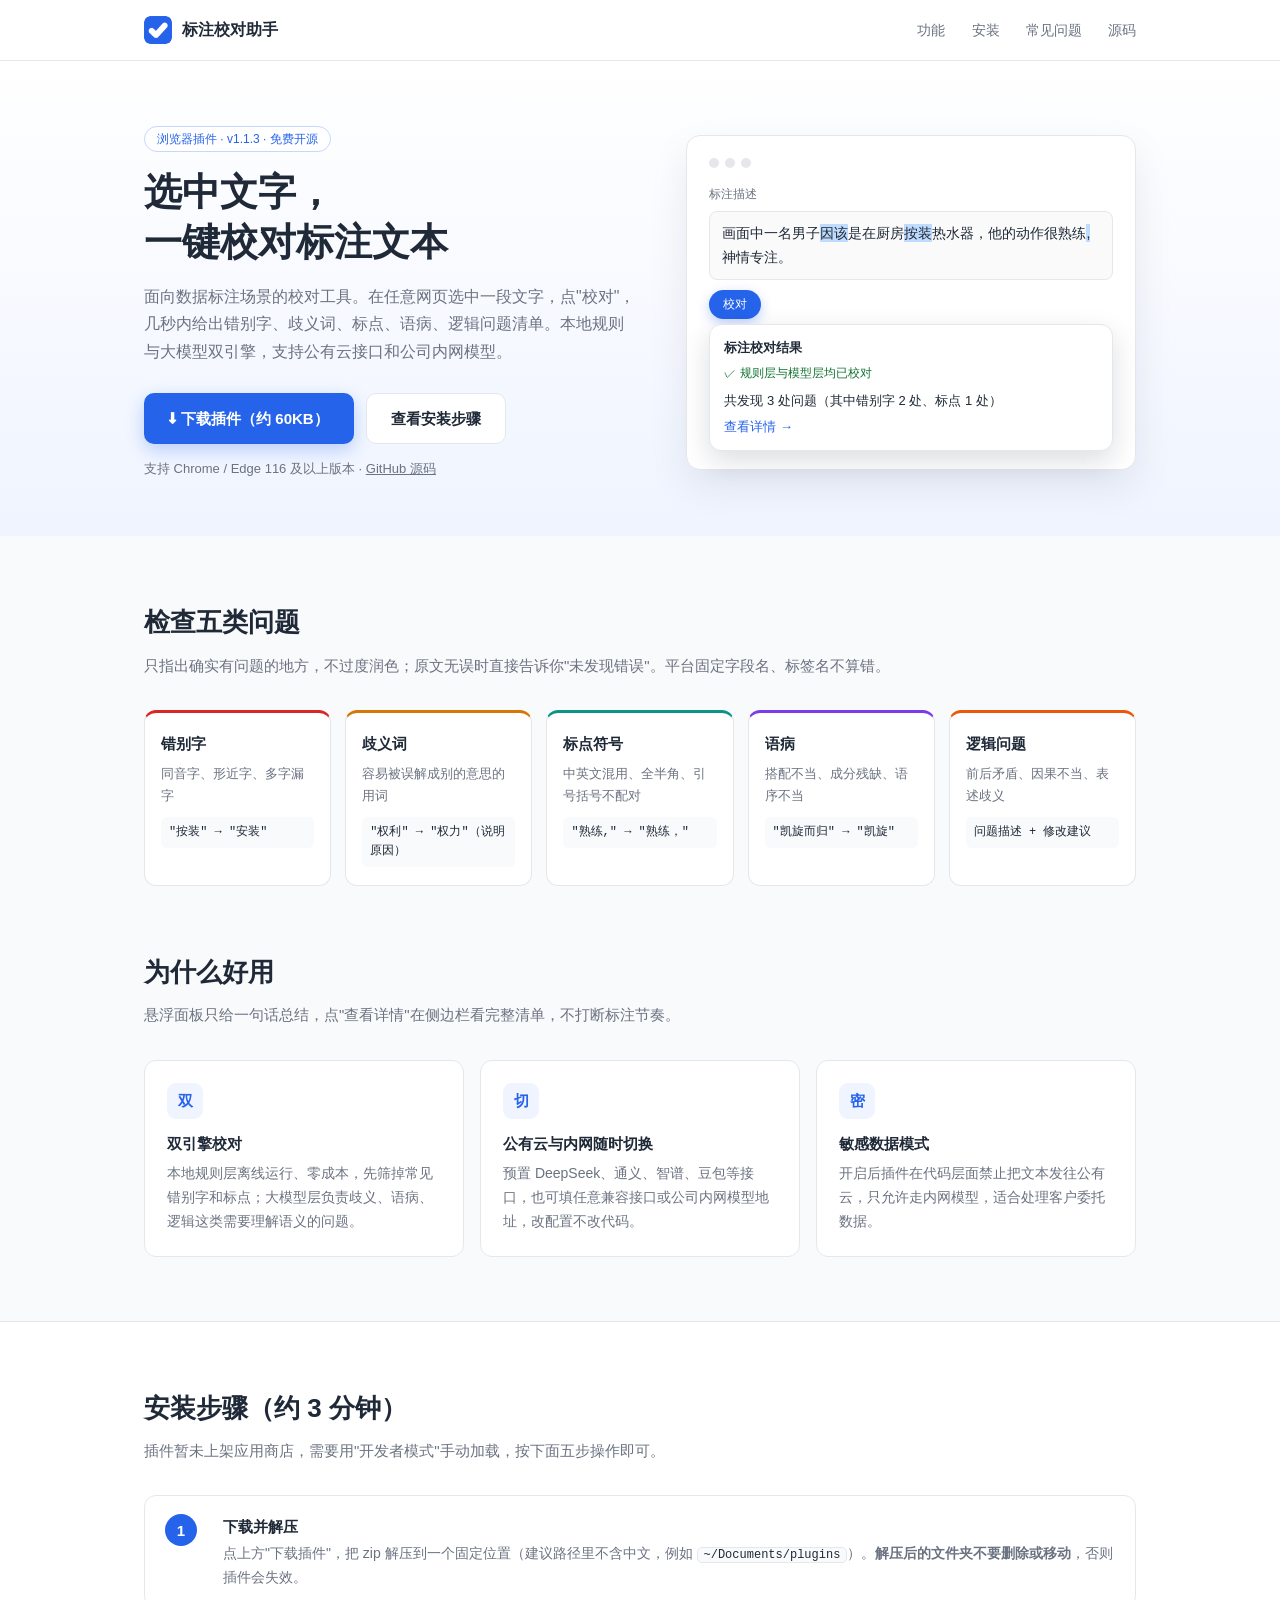
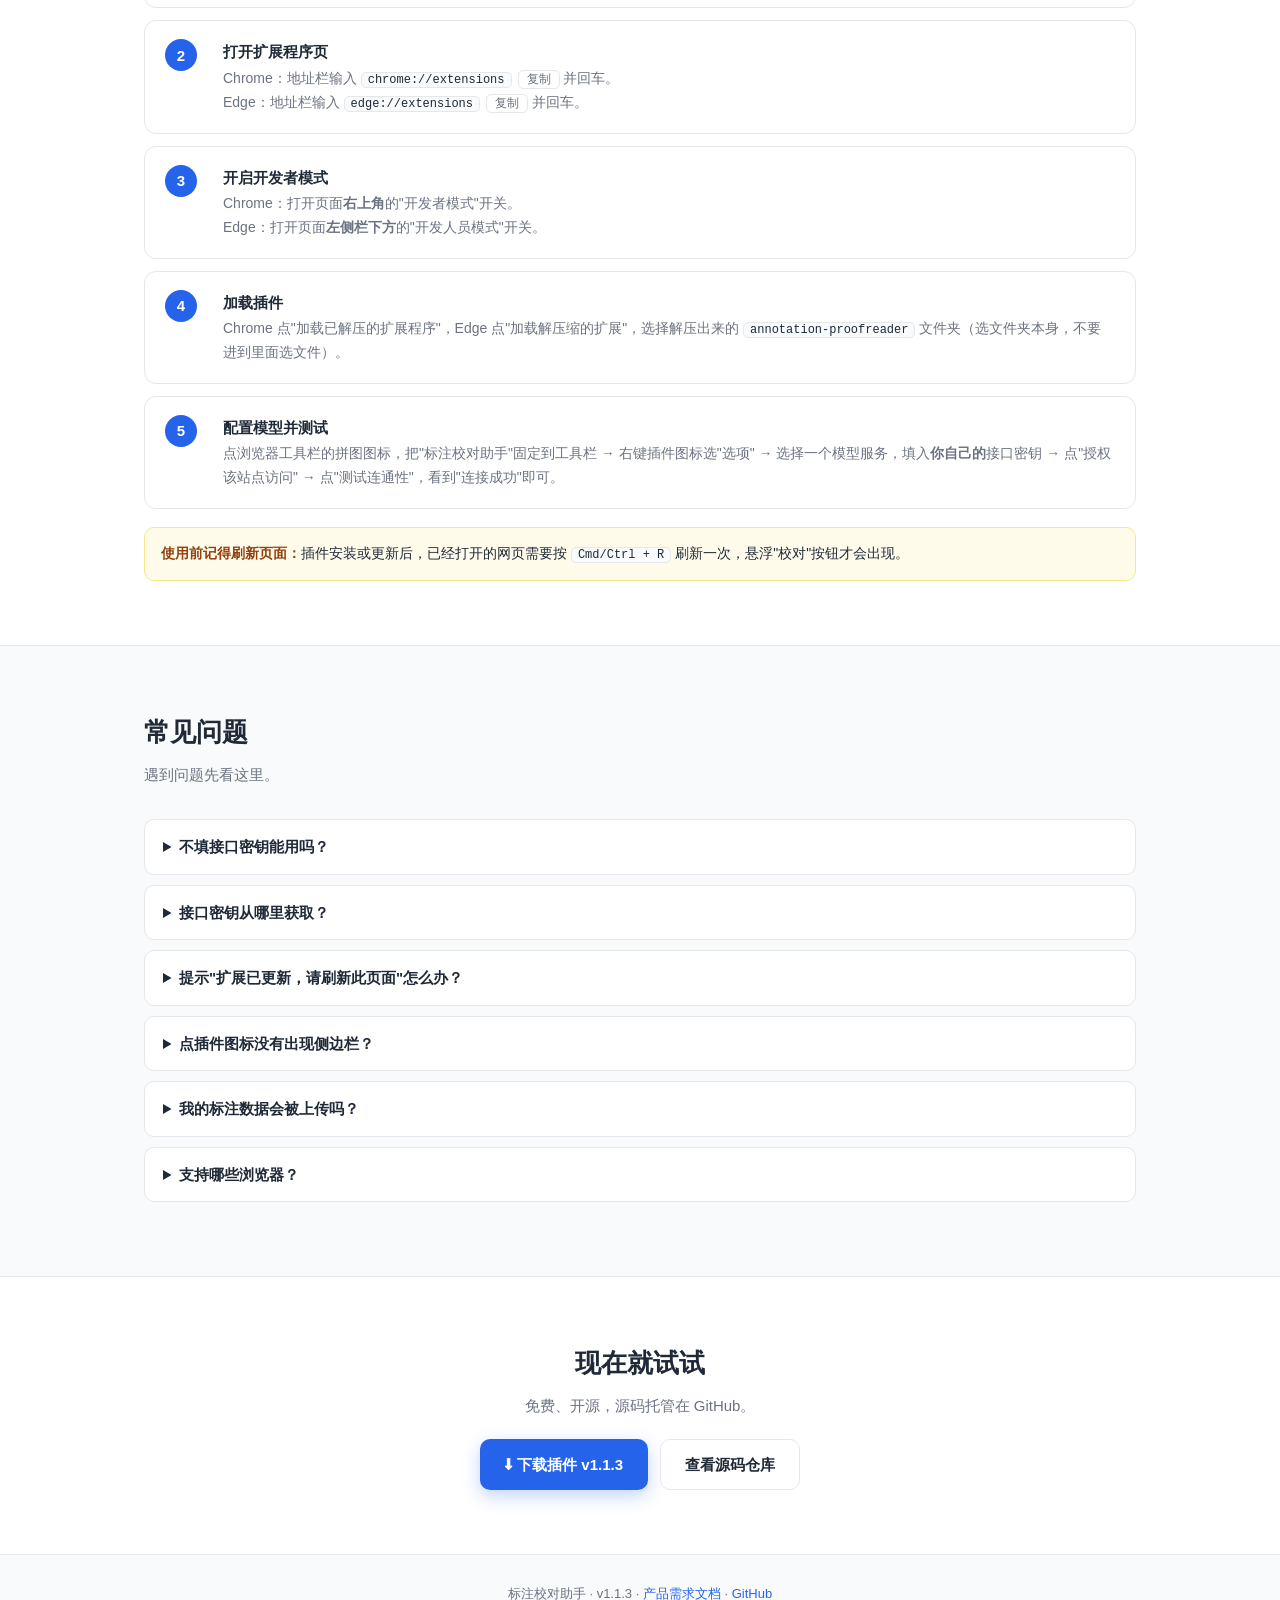
<file: docs/index.html>
<!DOCTYPE html>
<html lang="zh-CN" data-page-node-id="cSpWezgQwGVVeFpI3GBPtM">
<head data-page-node-id="H5BjL8Mjxby5A7wceMcOX4">
<meta charset="UTF-8" data-page-node-id="ZV7MBVSEp41cVCPIL01H6O">
<meta name="viewport" content="width=device-width, initial-scale=1.0" data-page-node-id="ra5pHZVKihFjjZGHOIDUIF">
<title>标注校对助手 · 浏览器插件下载</title>
<meta name="description" content="面向数据标注场景的浏览器校对插件：选中文本即可检查错别字、歧义词、标点符号、语病与逻辑问题。" data-page-node-id="CKxm7H4bQgeBO34j7LHLRw">
<link rel="icon" href="icon.png" data-page-node-id="qvTC6ypDZlXhauUUNlHc8a">
<style>
  :root {
    --blue: #2563eb; --blue-d: #1d4ed8; --blue-l: #eff4ff;
    --text: #1f2937; --text2: #6b7280; --border: #e5e7eb;
    --bg: #f8fafc; --card: #ffffff;
    --red: #dc2626; --amber: #d97706; --purple: #7c3aed; --teal: #0d9488; --coral: #ea580c;
  }
  * { box-sizing: border-box; margin: 0; padding: 0; }
  body {
    font: 15px/1.7 -apple-system, BlinkMacSystemFont, "PingFang SC", "Microsoft YaHei", sans-serif;
    color: var(--text); background: var(--bg);
  }
  a { color: var(--blue); text-decoration: none; }
  a:hover { text-decoration: underline; }
  .wrap { max-width: 1040px; margin: 0 auto; padding: 0 24px; }

  /* 顶栏 */
  header { background: #fff; border-bottom: 1px solid var(--border); }
  header .wrap { display: flex; align-items: center; justify-content: space-between; height: 60px; }
  .brand { display: flex; align-items: center; gap: 10px; font-weight: 600; font-size: 16px; }
  .brand img { width: 28px; height: 28px; border-radius: 6px; }
  nav a { margin-left: 22px; color: var(--text2); font-size: 14px; }

  /* 首屏 */
  .hero { padding: 64px 0 56px; background: linear-gradient(180deg, #fff 0%, var(--blue-l) 100%); }
  .hero .wrap { display: grid; grid-template-columns: 1.1fr 1fr; gap: 48px; align-items: center; }
  .tag { display: inline-block; font-size: 12px; color: var(--blue); background: #fff;
    border: 1px solid #c7d7fe; border-radius: 999px; padding: 2px 12px; margin-bottom: 16px; }
  h1 { font-size: 38px; line-height: 1.3; margin-bottom: 16px; }
  .lead { color: var(--text2); font-size: 16px; margin-bottom: 28px; }
  .btns { display: flex; flex-wrap: wrap; gap: 12px; align-items: center; }
  .btn { display: inline-flex; align-items: center; gap: 8px; padding: 12px 24px; border-radius: 10px;
    font-size: 15px; font-weight: 600; border: 1px solid transparent; cursor: pointer; }
  .btn:hover { text-decoration: none; }
  .btn-primary { background: var(--blue); color: #fff; box-shadow: 0 6px 18px rgba(37,99,235,.28); }
  .btn-primary:hover { background: var(--blue-d); }
  .btn-ghost { background: #fff; color: var(--text); border-color: var(--border); }
  .btn-ghost:hover { border-color: #c7d2fe; }
  .meta { margin-top: 14px; font-size: 13px; color: var(--text2); }
  .meta a { color: var(--text2); text-decoration: underline; }

  /* 首屏右侧演示 */
  .demo { position: relative; background: #fff; border: 1px solid var(--border); border-radius: 14px;
    padding: 22px 22px 150px; box-shadow: 0 16px 40px rgba(15,23,42,.08); }
  .demo .bar { display: flex; gap: 6px; margin-bottom: 16px; }
  .demo .bar i { width: 10px; height: 10px; border-radius: 50%; background: #e5e7eb; display: block; }
  .demo .field-label { font-size: 12px; color: var(--text2); margin-bottom: 6px; }
  .demo .field { border: 1px solid var(--border); border-radius: 8px; padding: 10px 12px; font-size: 14px; background: #fafafa; }
  .demo mark { background: #bfdbfe; color: inherit; padding: 1px 0; }
  .demo .fab { display: inline-block; margin-top: 10px; background: var(--blue); color: #fff; font-size: 12px;
    padding: 4px 14px; border-radius: 999px; box-shadow: 0 4px 12px rgba(37,99,235,.3); }
  .demo .pop { position: absolute; left: 22px; right: 22px; bottom: 18px; background: #fff;
    border: 1px solid var(--border); border-radius: 12px; padding: 12px 14px;
    box-shadow: 0 10px 28px rgba(15,23,42,.14); font-size: 13px; }
  .pop .t { font-weight: 600; margin-bottom: 4px; }
  .pop .s { color: #137333; font-size: 12px; margin-bottom: 6px; }
  .pop .sum { margin-bottom: 4px; }

  /* 通用区块 */
  section { padding: 64px 0; }
  h2 { font-size: 26px; margin-bottom: 8px; }
  .sub { color: var(--text2); margin-bottom: 32px; }

  /* 五类 */
  .cats { display: grid; grid-template-columns: repeat(5, 1fr); gap: 14px; }
  .cat { background: var(--card); border: 1px solid var(--border); border-radius: 12px; padding: 18px 16px; border-top: 3px solid; }
  .cat b { display: block; font-size: 15px; margin-bottom: 6px; }
  .cat p { font-size: 13px; color: var(--text2); }
  .cat code { display: block; margin-top: 10px; font: 12px/1.6 ui-monospace, Menlo, monospace; background: var(--bg);
    border-radius: 6px; padding: 6px 8px; color: var(--text); white-space: normal; }

  /* 亮点 */
  .feats { display: grid; grid-template-columns: repeat(3, 1fr); gap: 16px; }
  .feat { background: var(--card); border: 1px solid var(--border); border-radius: 12px; padding: 22px; }
  .feat .ic { width: 36px; height: 36px; border-radius: 9px; background: var(--blue-l); color: var(--blue);
    display: flex; align-items: center; justify-content: center; font-weight: 700; margin-bottom: 12px; }
  .feat b { display: block; margin-bottom: 6px; }
  .feat p { font-size: 14px; color: var(--text2); }

  /* 安装步骤 */
  .steps { counter-reset: s; display: grid; gap: 12px; }
  .step { display: grid; grid-template-columns: 44px 1fr; gap: 14px; background: var(--card);
    border: 1px solid var(--border); border-radius: 12px; padding: 18px 20px; }
  .step::before { counter-increment: s; content: counter(s); width: 32px; height: 32px; border-radius: 50%;
    background: var(--blue); color: #fff; font-weight: 700; display: flex; align-items: center; justify-content: center; }
  .step > div > b { display: block; margin-bottom: 2px; }
  .step p { font-size: 14px; color: var(--text2); }
  .kbd { display: inline-block; font: 12px ui-monospace, Menlo, monospace; background: var(--bg);
    border: 1px solid var(--border); border-radius: 5px; padding: 0 6px; color: var(--text); }
  .copy { margin-left: 6px; font-size: 12px; border: 1px solid var(--border); background: #fff; border-radius: 5px;
    padding: 0 8px; cursor: pointer; color: var(--text2); }
  .copy:hover { color: var(--blue); border-color: #c7d2fe; }

  .note { margin-top: 18px; background: #fffbeb; border: 1px solid #fde68a; border-radius: 10px; padding: 14px 16px; font-size: 14px; }
  .note b { color: #92400e; }

  /* 常见问题 */
  details { background: var(--card); border: 1px solid var(--border); border-radius: 10px; padding: 14px 18px; margin-bottom: 10px; }
  summary { cursor: pointer; font-weight: 600; }
  details p { margin-top: 8px; font-size: 14px; color: var(--text2); }

  /* 底部下载 */
  .cta { background: #fff; border-top: 1px solid var(--border); border-bottom: 1px solid var(--border); text-align: center; }
  .cta .btns { justify-content: center; margin-top: 20px; }

  footer { padding: 28px 0 40px; font-size: 13px; color: var(--text2); text-align: center; }

  .toast { position: fixed; left: 50%; bottom: 28px; transform: translateX(-50%); background: #111827; color: #fff;
    font-size: 13px; padding: 8px 16px; border-radius: 8px; opacity: 0; transition: opacity .2s; pointer-events: none; }
  .toast.show { opacity: 1; }

  @media (max-width: 860px) {
    .hero .wrap { grid-template-columns: 1fr; }
    .cats { grid-template-columns: repeat(2, 1fr); }
    .feats { grid-template-columns: 1fr; }
    nav { display: none; }
    h1 { font-size: 30px; }
  }
</style>
</head>
<body data-page-node-id="3SeymGtTClqctYFEEskK6j">

<header data-page-node-id="V2eZys3n6H0DBQdL4a6wCX">
  <div class="wrap" data-page-node-id="qXjIGhrH0oImh1JLIddaHi">
    <div class="brand" data-page-node-id="CH546FXO9I2XeoB1tnPBoR"><img src="icon.png" alt="" data-page-node-id="DkxgRtuhCbfI9UPsVFGXrc">标注校对助手</div>
    <nav data-page-node-id="wppHh5mcElQrTipKKPohJq">
      <a href="#features" data-page-node-id="dHZHULYSk1qmj0DFJSPuhy">功能</a>
      <a href="#install" data-page-node-id="AOD4x7e5GOA54B4nTlWjvf">安装</a>
      <a href="#faq" data-page-node-id="O8iABYbzjOrnklLjR6pinz">常见问题</a>
      <a href="https://github.com/ASEREIN66/annotation-proofreader" target="_blank" rel="noopener" data-page-node-id="VENd6e2yqz1rTilO66zV2n">源码</a>
    </nav>
  </div>
</header>

<!-- 首屏 -->
<div class="hero" data-page-node-id="iOrfvo9Bm8V0f2zeoKgp3Q">
  <div class="wrap" data-page-node-id="MH1MYEryuZnQAaqF5iPFVN">
    <div data-page-node-id="VSHdDFy8CptgcxfAwGjxKT">
      <span class="tag" data-page-node-id="KAMHW30Xfrjn5CIOAlRnDy">浏览器插件 · v1.1.3 · 免费开源</span>
      <h1 data-page-node-id="Ucx8IAvI5u1zgNuHWhQXX6">选中文字，<br data-page-node-id="KZMSPJ11YVmLGuw1vID0Zh">一键校对标注文本</h1>
      <p class="lead" data-page-node-id="XDYI3TYf7bP38M11ZlNqPg">面向数据标注场景的校对工具。在任意网页选中一段文字，点"校对"，几秒内给出错别字、歧义词、标点、语病、逻辑问题清单。本地规则与大模型双引擎，支持公有云接口和公司内网模型。</p>
      <div class="btns" data-page-node-id="l45bxuOodm0LT8QsDdjc00">
        <a class="btn btn-primary" href="annotation-proofreader-v1.1.3.zip" download data-page-node-id="TsC4blIzeMG6Fzcimjk3Pa">⬇ 下载插件（约 60KB）</a>
        <a class="btn btn-ghost" href="#install" data-page-node-id="otASJbwzBtuBfWxjFEJnC3">查看安装步骤</a>
      </div>
      <p class="meta" data-page-node-id="MZ6ZOXJI9gkEZE6pN28UK2">支持 Chrome / Edge 116 及以上版本 · <a href="https://github.com/ASEREIN66/annotation-proofreader" target="_blank" rel="noopener" data-page-node-id="WZ94KFlJv7yUL7bc6S50iS">GitHub 源码</a></p>
    </div>

    <div class="demo" aria-hidden="true" data-page-node-id="eVlz1BnMw74UtUwHGvC56Y">
      <div class="bar" data-page-node-id="nQWXtVhBONS5h1TghLIOXl"><i data-page-node-id="KTTFWtQE3IkcK60kZJS0xz"></i><i data-page-node-id="DE59mbzn1KhSndcY9nMH0P"></i><i data-page-node-id="ACaXq8Vm1ZrH2XjDyMpEqw"></i></div>
      <div class="field-label" data-page-node-id="iXTh1jyq7Nd7lWVLLa4Cvk">标注描述</div>
      <div class="field" data-page-node-id="6UX0zkSbuaWj3Id1Y7yAyD">画面中一名男子<mark data-page-node-id="AWHiEVRIB8D6bkuteThKj4">因该</mark>是在厨房<mark data-page-node-id="7kQ2CsH1N5wrZtBPUOfpTv">按装</mark>热水器，他的动作很熟练<mark data-page-node-id="PAFkgTsKdIbd1Dij9Njxam">,</mark>神情专注。</div>
      <span class="fab" data-page-node-id="wHQztHBL7ut7WUuYAKsX7d">校对</span>
      <div class="pop" data-page-node-id="Uu3xRrRXCVEW7AENtL6uLT">
        <div class="t" data-page-node-id="fRnz3H0LsbwggzmNULKmOL">标注校对结果</div>
        <div class="s" data-page-node-id="XeDvOBQRQfdfyIhTNSQqhC">✓ 规则层与模型层均已校对</div>
        <div class="sum" data-page-node-id="zbQECDFgTUfjEcXdOd452f">共发现 3 处问题（其中错别字 2 处、标点 1 处）</div>
        <a href="#preview" data-page-node-id="3vHX4101YvQUmP9uRhQnjn">查看详情 →</a>
      </div>
    </div>
  </div>
</div>

<!-- 五类问题 -->
<section id="features" data-page-node-id="cln1e8CeiCDJFWqlsBpoMu">
  <div class="wrap" data-page-node-id="jGpqaUlogCaPkAQxfsmO84">
    <h2 data-page-node-id="OJeC4NcXVYh35KBbFLVyOZ">检查五类问题</h2>
    <p class="sub" data-page-node-id="eyRMLnRgnupWjOcqvsXDCV">只指出确实有问题的地方，不过度润色；原文无误时直接告诉你"未发现错误"。平台固定字段名、标签名不算错。</p>
    <div class="cats" data-page-node-id="wGjDkcKrxlcBlHMC1yviUg">
      <div class="cat" style="border-top-color:var(--red)" data-page-node-id="SO1ExoHaHD0e9TRIbpxceI"><b data-page-node-id="DIWJ2OUMv0QqLSjDl9oHa1">错别字</b><p data-page-node-id="lfuqIUmaumUB5QPKJU27a1">同音字、形近字、多字漏字</p><code data-page-node-id="avIrdGTmFOF2ozXinLQQ1V">"按装" → "安装"</code></div>
      <div class="cat" style="border-top-color:var(--amber)" data-page-node-id="hHFxdIHoslfrbbUooctUSa"><b data-page-node-id="C1cvcliEHQJIxnyUIg44V0">歧义词</b><p data-page-node-id="NvFwGAJqUmy2ps2GVNrlBY">容易被误解成别的意思的用词</p><code data-page-node-id="tVJJOoFyQFlHrgQhgtkfTq">"权利" → "权力"（说明原因）</code></div>
      <div class="cat" style="border-top-color:var(--teal)" data-page-node-id="PZBbjlhsorpsxwAAwJGGdS"><b data-page-node-id="msTHAzn1HaLKpTe3FoTQOl">标点符号</b><p data-page-node-id="53medxLgsORcpqame8I1HV">中英文混用、全半角、引号括号不配对</p><code data-page-node-id="rENCflyn5DR7yfVCQvczgh">"熟练," → "熟练，"</code></div>
      <div class="cat" style="border-top-color:var(--purple)" data-page-node-id="ZYAiTvAB4AhZHY4aAHCxzs"><b data-page-node-id="Q38PkuZG9AtxvcBMHd5JjM">语病</b><p data-page-node-id="yAqvMeBIZrqCw6x1oSJNZr">搭配不当、成分残缺、语序不当</p><code data-page-node-id="UGZMgygSyB2R8iArgYla0m">"凯旋而归" → "凯旋"</code></div>
      <div class="cat" style="border-top-color:var(--coral)" data-page-node-id="ByGdh4wy7EnDn9gQjalNfN"><b data-page-node-id="pCqVccc9L22Pzi1JDW0pYa">逻辑问题</b><p data-page-node-id="8HFGj0M3ZyE82hZqtCupM6">前后矛盾、因果不当、表述歧义</p><code data-page-node-id="4r1Wx3QCeyPVLCZFt4fuB9">问题描述 + 修改建议</code></div>
    </div>
  </div>
</section>

<!-- 亮点 -->
<section id="preview" style="padding-top:0" data-page-node-id="xLojzCwCSwUtnMOmKhkNw1">
  <div class="wrap" data-page-node-id="C5QZ4a0ACFpEuGZu6CEyCb">
    <h2 data-page-node-id="UYwxFcwGbQzgg5WEhHTX9A">为什么好用</h2>
    <p class="sub" data-page-node-id="pRlBm2d7N6xK5QnhMMAldf">悬浮面板只给一句话总结，点"查看详情"在侧边栏看完整清单，不打断标注节奏。</p>
    <div class="feats" data-page-node-id="UlVYf3ewA7I2STDo07DDqD">
      <div class="feat" data-page-node-id="xklVkDfUEBtQibHWCtTTV9"><div class="ic" data-page-node-id="ZGK7O52OT5IWr3EnOtWhuc">双</div><b data-page-node-id="hQVkSUttg6i754hCPb5QOo">双引擎校对</b><p data-page-node-id="w2IhhjBwdxEjliY8NhLcEG">本地规则层离线运行、零成本，先筛掉常见错别字和标点；大模型层负责歧义、语病、逻辑这类需要理解语义的问题。</p></div>
      <div class="feat" data-page-node-id="w3Qrx10qTPuNMX9TOpS409"><div class="ic" data-page-node-id="QAV4tWC2fjx1EA4EZO3Uiz">切</div><b data-page-node-id="QzjyoO1lTuCWVmk5RGGt1S">公有云与内网随时切换</b><p data-page-node-id="v1S4YZaMKgdIoW71aousIG">预置 DeepSeek、通义、智谱、豆包等接口，也可填任意兼容接口或公司内网模型地址，改配置不改代码。</p></div>
      <div class="feat" data-page-node-id="M8ynkTVVv1RHgnsCtM0IAO"><div class="ic" data-page-node-id="jFT09H7jF91XoGVKzDiOQz">密</div><b data-page-node-id="pHqRKeolUHFfYC6PBcyqAG">敏感数据模式</b><p data-page-node-id="N5rJpYWP9xLYxIqscCMpyL">开启后插件在代码层面禁止把文本发往公有云，只允许走内网模型，适合处理客户委托数据。</p></div>
    </div>
  </div>
</section>

<!-- 安装 -->
<section id="install" style="background:#fff;border-top:1px solid var(--border);border-bottom:1px solid var(--border)" data-page-node-id="9cFyDUmh00ElwAtNESHlYw">
  <div class="wrap" data-page-node-id="StJuYAhPZHmV3GYYMSQuA9">
    <h2 data-page-node-id="hqvIwNq1ENj9qKTZqE1sA0">安装步骤（约 3 分钟）</h2>
    <p class="sub" data-page-node-id="GsVZukrdfWMjCfOf0sXWxn">插件暂未上架应用商店，需要用"开发者模式"手动加载，按下面五步操作即可。</p>
    <div class="steps" data-page-node-id="Hm7mQGh0t64JNy7XgxNpwL">
      <div class="step" data-page-node-id="sUtS52jAwo4AEaRORvRCeu"><div data-page-node-id="vQuleuRDt0OxROD8lyEfw0"><b data-page-node-id="F5kp0P70GgHeJT3Vp7v2K0">下载并解压</b><p data-page-node-id="5VvyFucqcEon3ks1fUJJSN">点上方"下载插件"，把 zip 解压到一个固定位置（建议路径里不含中文，例如 <span class="kbd" data-page-node-id="9vWlIPAIzqMDY852gLc8eD">~/Documents/plugins</span>）。<b data-page-node-id="vVxJyGJYJ9CTGNCGMAwWXw">解压后的文件夹不要删除或移动</b>，否则插件会失效。</p></div></div>
      <div class="step" data-page-node-id="szGrdgenEpMx5D6TlkJDCu"><div data-page-node-id="kxUjcR0zKVl7meh4H9qFnX"><b data-page-node-id="oCgybTdG99leCWenXhQXll">打开扩展程序页</b><p data-page-node-id="AyLVYGdTnQJeZ0LCn7TGDI">Chrome：地址栏输入 <span class="kbd" data-page-node-id="2MpJ7x7RrEbsX7jmI6rKSl">chrome://extensions</span><button class="copy" data-copy="chrome://extensions" data-page-node-id="bndNHWn6iwO4OUGeBbHmiO">复制</button> 并回车。<br data-page-node-id="40IA04FbqFMSRJ5D2kuiUh">Edge：地址栏输入 <span class="kbd" data-page-node-id="d29bLBE6tXFW9TKFyqJZKr">edge://extensions</span><button class="copy" data-copy="edge://extensions" data-page-node-id="GKr3qXHMu18WQNPEJdBKfQ">复制</button> 并回车。</p></div></div>
      <div class="step" data-page-node-id="CnMhgrNth9TCsi66PVpAXS"><div data-page-node-id="NiBphhCUPfyu0NfBI1h08f"><b data-page-node-id="ahBlL2FPz4jaFSdzeg3ENK">开启开发者模式</b><p data-page-node-id="0XVGRTFx9maSHNsp4TNtsf">Chrome：打开页面<b data-page-node-id="XADbjweVGEtZgcAgtx8oUN">右上角</b>的"开发者模式"开关。<br data-page-node-id="YhdEHIL1otDuPKnu8cjoFK">Edge：打开页面<b data-page-node-id="yrwwtcIa7jWBFF7EXRYvBG">左侧栏下方</b>的"开发人员模式"开关。</p></div></div>
      <div class="step" data-page-node-id="ygqn02uNpVpFUnUdIMLRhm"><div data-page-node-id="IkgWWtCYaZ2cmafdP2nCPT"><b data-page-node-id="Ks0hRatMKe3kDp3lefa9yG">加载插件</b><p data-page-node-id="L5FEukegVfNk1NZGz1VoDr">Chrome 点"加载已解压的扩展程序"，Edge 点"加载解压缩的扩展"，选择解压出来的 <span class="kbd" data-page-node-id="urF1i7JFbyoHFlzk05KFla">annotation-proofreader</span> 文件夹（选文件夹本身，不要进到里面选文件）。</p></div></div>
      <div class="step" data-page-node-id="7Ng5hUhwree29T2DwCbxOd"><div data-page-node-id="DA0L63IblN5DEf3VFYLNjs"><b data-page-node-id="mjXetM7plQJ9fXECd0u9MQ">配置模型并测试</b><p data-page-node-id="ynOAwmXM48hOSup9n9WHr9">点浏览器工具栏的拼图图标，把"标注校对助手"固定到工具栏 → 右键插件图标选"选项" → 选择一个模型服务，填入<b data-page-node-id="rktZhaEqW9opHh3hY9R64p">你自己的</b>接口密钥 → 点"授权该站点访问" → 点"测试连通性"，看到"连接成功"即可。</p></div></div>
    </div>
    <div class="note" data-page-node-id="ij6TB15ZUTSBkboD6OyQTz"><b data-page-node-id="BNvyTWkgpBGfCvvpngamj0">使用前记得刷新页面：</b>插件安装或更新后，已经打开的网页需要按 <span class="kbd" data-page-node-id="3RUFJIO4KzeDfwEYt1KVI9">Cmd/Ctrl + R</span> 刷新一次，悬浮"校对"按钮才会出现。</div>
  </div>
</section>

<!-- 常见问题 -->
<section id="faq" data-page-node-id="BssOLPAlLOw8EjxlT5NJyD">
  <div class="wrap" data-page-node-id="5n6yUU78bouOmaEOrBKw6E">
    <h2 data-page-node-id="r4YQHdAyGeCnVOL7G3CDn3">常见问题</h2>
    <p class="sub" data-page-node-id="9xeSn5smP2kG6TvJywhEHL">遇到问题先看这里。</p>
    <details data-page-node-id="Cpt6S2GtEzCZ1WJYFDBZeb"><summary data-page-node-id="j8leaTsbb9RJ4rQMUl6Mxx">不填接口密钥能用吗？</summary><p data-page-node-id="oCuXC36CEWOU1GCTeP9Tos">能用，但只有本地规则层生效，主要能查出常见错别字和标点问题。歧义词、语病、逻辑问题需要大模型，必须配置接口。以 DeepSeek 为例，校对一段 500 字文本的费用大约是千分之二元。</p></details>
    <details data-page-node-id="zxP9ednF9BeFkw4p9wEsYZ"><summary data-page-node-id="BV0j5YSVfwPGCOmaTExfzq">接口密钥从哪里获取？</summary><p data-page-node-id="SADZfD9jJy4HHfwtEoQsBF">到对应模型厂商的开放平台注册（如 DeepSeek 开放平台、阿里云百炼），在控制台创建接口密钥后粘贴到插件设置页。请使用自己的密钥，不要共用他人的。</p></details>
    <details data-page-node-id="Pp9EUVXsPCbcPdOA7GxWOI"><summary data-page-node-id="iHDU4nKEHnJr5EINN6GMvA">提示"扩展已更新，请刷新此页面"怎么办？</summary><p data-page-node-id="EvSTFumksx1PgFBSaOM7Oo">说明插件刚被重新加载过，当前网页里还是旧代码。点面板里的"立即刷新页面"按钮，或按 Cmd/Ctrl + R 刷新即可。</p></details>
    <details data-page-node-id="L6LaokfFeJbhIr34EXryB4"><summary data-page-node-id="iEKK1Rd9o995WPBmMU3eC1">点插件图标没有出现侧边栏？</summary><p data-page-node-id="K5BbQEM8ABhTzedTFo9YZs">确认浏览器版本在 116 及以上（Chrome 地址栏输入 chrome://settings/help，Edge 输入 edge://settings/help 查看）。如果版本没问题，到扩展程序页点插件卡片上的刷新按钮，再试一次。</p></details>
    <details data-page-node-id="wNIbFWYffKE1g2PcG72EGR"><summary data-page-node-id="BqokkbmRv4SxYv08JqDevG">我的标注数据会被上传吗？</summary><p data-page-node-id="Z8ioHHMxHzXhxFkQ8WnofU">本地规则层完全离线。启用大模型后，选中的文本会发送到你配置的模型接口。处理客户委托或未公开数据时，请开启"敏感数据模式"并使用公司内网模型，同时遵守所在公司的数据安全规定。</p></details>
    <details data-page-node-id="PdWfU4ZlYyZAZF4Nca6vGV"><summary data-page-node-id="TVcCkGAlo4mLr0tMeILLqA">支持哪些浏览器？</summary><p data-page-node-id="pHXdFgDVCfNYBDsdZlTTsg">Chrome 116 及以上已实测通过；Edge 116 及以上按微软官方文档支持同样的能力，可按上面写的 Edge 步骤安装。360、QQ 等国产浏览器内核版本可能偏旧，不保证可用；Firefox、Safari 暂不支持。</p></details>
  </div>
</section>

<!-- 底部下载 -->
<section class="cta" data-page-node-id="FP3ontHwGCWJ5J9cofxqOt">
  <div class="wrap" data-page-node-id="OYBM6CnpPhElFlRWAzX64l">
    <h2 data-page-node-id="lQZNLW7qK3wSqaB8h7wMnB">现在就试试</h2>
    <p class="sub" style="margin-bottom:0" data-page-node-id="nLwcY9ofoMPFuvAg018CHX">免费、开源，源码托管在 GitHub。</p>
    <div class="btns" data-page-node-id="Nem1XIqdu9sXO3vPpkAVIz">
      <a class="btn btn-primary" href="annotation-proofreader-v1.1.3.zip" download data-page-node-id="o2psaaoaOpwSR9gPwqnOLB">⬇ 下载插件 v1.1.3</a>
      <a class="btn btn-ghost" href="https://github.com/ASEREIN66/annotation-proofreader" target="_blank" rel="noopener" data-page-node-id="x3oHyxkIC18A0sDJ6FkVV2">查看源码仓库</a>
    </div>
  </div>
</section>

<footer data-page-node-id="Tf3jio1pIC5KhOMqUmqwEp">
  标注校对助手 · v1.1.3 · <a href="https://github.com/ASEREIN66/annotation-proofreader/blob/main/docs/PRD.md" target="_blank" rel="noopener" data-page-node-id="7pqtoZOrfNWxAtOvitEtxa">产品需求文档</a> · <a href="https://github.com/ASEREIN66/annotation-proofreader" target="_blank" rel="noopener" data-page-node-id="ROcC7mlardl0sVSZXmOZCD">GitHub</a>
</footer>

<div class="toast" id="toast" data-page-node-id="iQ9OsT9o7JFEM7QCqIkC3y">已复制</div>
<script>
  document.querySelectorAll(".copy").forEach(function (b) {
    b.addEventListener("click", function () {
      var t = b.getAttribute("data-copy");
      (navigator.clipboard ? navigator.clipboard.writeText(t) : Promise.reject()).then(function () {
        var el = document.getElementById("toast");
        el.textContent = "已复制，请粘贴到地址栏";
        el.classList.add("show");
        setTimeout(function () { el.classList.remove("show"); }, 1600);
      }).catch(function () {});
    });
  });
</script>
</body>
</html>
</file>
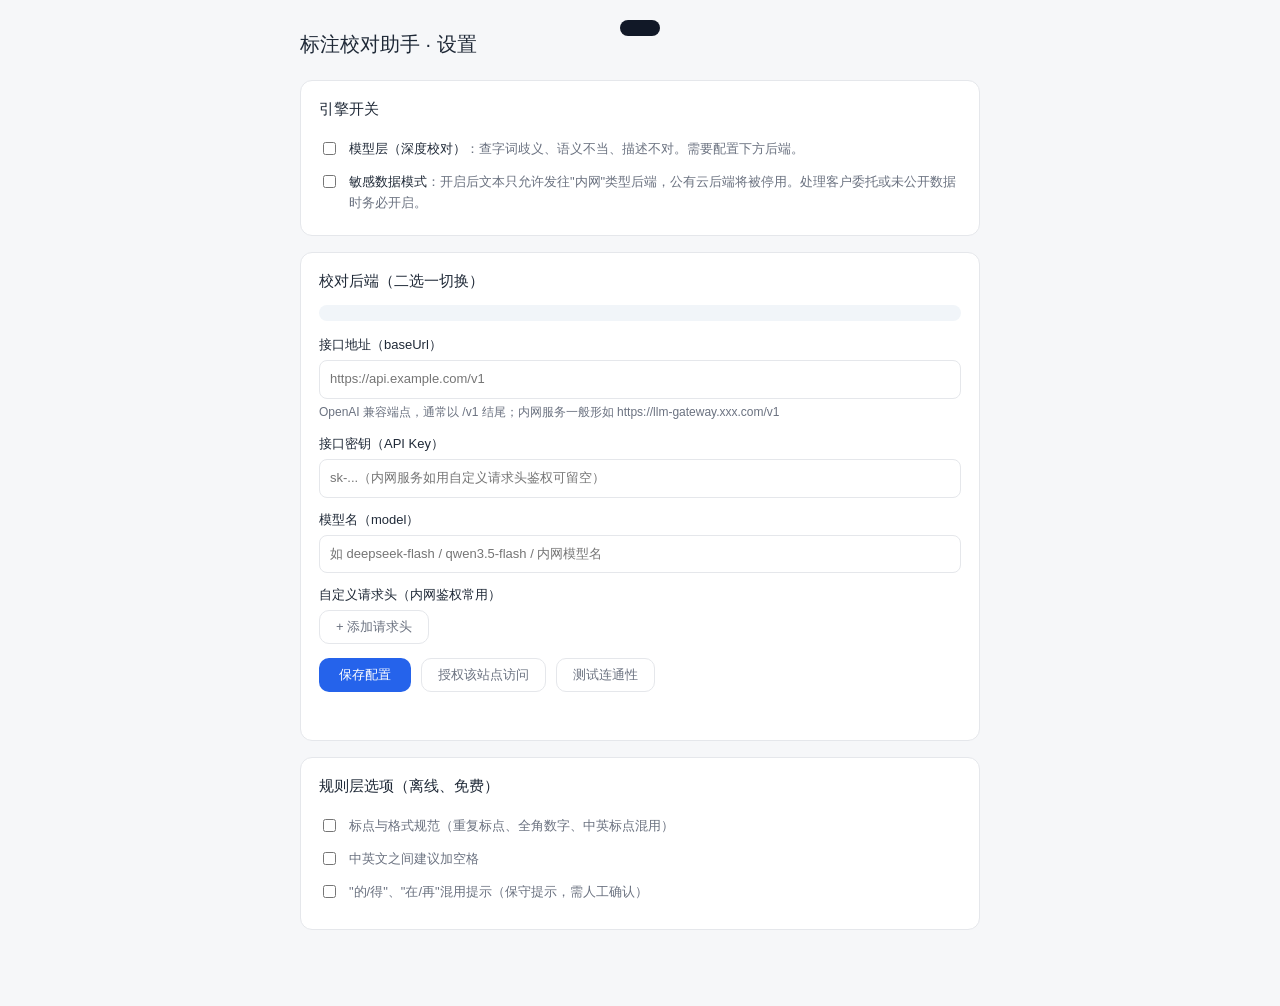
<file: src/options/options.html>
<!DOCTYPE html>
<html lang="zh-CN">
<head>
  <meta charset="UTF-8" />
  <title>标注校对助手 · 设置</title>
  <link rel="stylesheet" href="options.css" />
</head>
<body>
  <div class="wrap">
    <h1>标注校对助手 · 设置</h1>

    <section class="card">
      <h2>引擎开关</h2>
      <label class="switch-row">
        <input type="checkbox" id="modelEnabled" />
        <span><b>模型层（深度校对）</b>：查字词歧义、语义不当、描述不对。需要配置下方后端。</span>
      </label>
      <label class="switch-row">
        <input type="checkbox" id="sensitiveMode" />
        <span><b>敏感数据模式</b>：开启后文本只允许发往"内网"类型后端，公有云后端将被停用。处理客户委托或未公开数据时务必开启。</span>
      </label>
    </section>

    <section class="card">
      <h2>校对后端（二选一切换）</h2>
      <p id="activeBackendNote" class="hint active-note"></p>
      <div id="backendList" class="backend-list"></div>

      <div id="backendForm" class="backend-form">
        <div class="field">
          <label>接口地址（baseUrl）</label>
          <input type="text" id="f_baseUrl" placeholder="https://api.example.com/v1" />
          <p class="hint">OpenAI 兼容端点，通常以 /v1 结尾；内网服务一般形如 https://llm-gateway.xxx.com/v1</p>
        </div>
        <div class="field">
          <label>接口密钥（API Key）</label>
          <input type="password" id="f_apiKey" placeholder="sk-...（内网服务如用自定义请求头鉴权可留空）" />
        </div>
        <div class="field">
          <label>模型名（model）</label>
          <input type="text" id="f_model" placeholder="如 deepseek-flash / qwen3.5-flash / 内网模型名" />
        </div>
        <div class="field">
          <label>自定义请求头（内网鉴权常用）</label>
          <div id="headerRows"></div>
          <button id="addHeader" class="mini">+ 添加请求头</button>
        </div>
        <div class="actions">
          <button id="saveBackend" class="primary">保存配置</button>
          <button id="grantPermission" class="ghost">授权该站点访问</button>
          <button id="testBackend" class="ghost">测试连通性</button>
        </div>
        <div id="testResult" class="test-result hidden"></div>
      </div>
    </section>

    <section class="card">
      <h2>规则层选项（离线、免费）</h2>
      <label class="switch-row"><input type="checkbox" id="opt_punctuation" /><span>标点与格式规范（重复标点、全角数字、中英标点混用）</span></label>
      <label class="switch-row"><input type="checkbox" id="opt_space" /><span>中英文之间建议加空格</span></label>
      <label class="switch-row"><input type="checkbox" id="opt_dediao" /><span>"的/得"、"在/再"混用提示（保守提示，需人工确认）</span></label>
      <p id="ruleStats" class="hint"></p>
    </section>

    <div id="toast" class="toast hidden"></div>
  </div>
  <script src="options.js" type="module"></script>
</body>
</html>
</file>
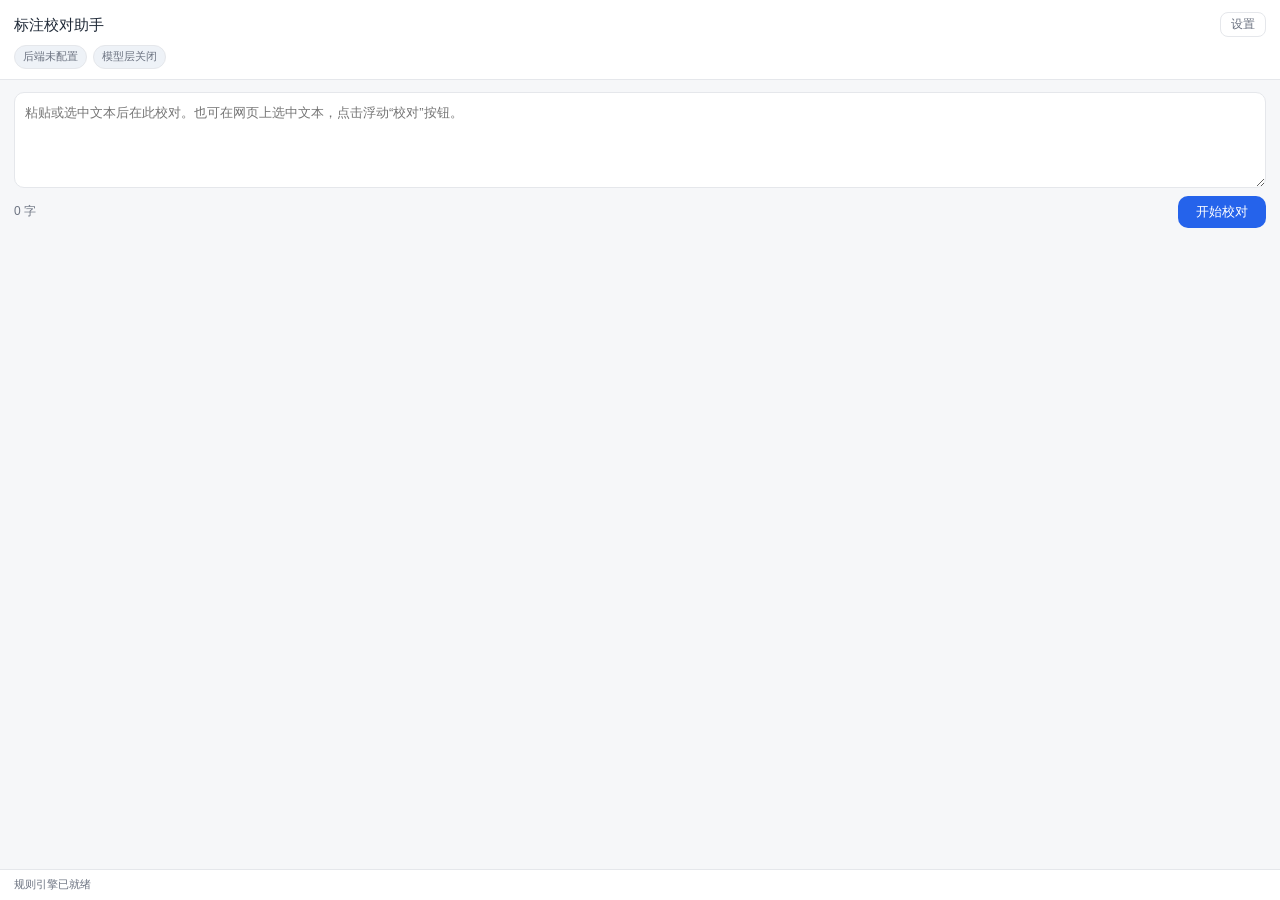
<file: src/sidepanel/sidepanel.html>
<!DOCTYPE html>
<html lang="zh-CN">
<head>
  <meta charset="UTF-8" />
  <title>标注校对助手</title>
  <link rel="stylesheet" href="sidepanel.css" />
</head>
<body>
  <header class="header">
    <div class="header-top">
      <h1>标注校对助手</h1>
      <button id="openOptions" class="icon-btn" title="设置">设置</button>
    </div>
    <div class="status-row">
      <span id="backendChip" class="chip">后端未配置</span>
      <span id="sensitiveChip" class="chip chip-warn hidden">敏感模式</span>
      <span id="modelChip" class="chip">模型层关闭</span>
    </div>
  </header>

  <main class="main">
    <section class="input-area">
      <textarea id="inputText" placeholder="粘贴或选中文本后在此校对。也可在网页上选中文本，点击浮动“校对”按钮。"></textarea>
      <div class="input-meta">
        <span id="charCount">0 字</span>
        <button id="btnProofread" class="primary-btn">开始校对</button>
      </div>
    </section>

    <section id="engineStatus" class="engine-status hidden"></section>

    <section id="summary" class="summary hidden"></section>
    <section id="results" class="results"></section>
  </main>

  <footer class="footer">
    <span id="rulesInfo">规则引擎已就绪</span>
  </footer>

  <script src="sidepanel.js" type="module"></script>
</body>
</html>
</file>
<file: src/options/options.css>
:root {
  --bg: #f6f7f9;
  --card: #fff;
  --border: #e5e7eb;
  --text: #1f2937;
  --text2: #6b7280;
  --brand: #2563eb;
  --red: #dc2626;
  --amber: #d97706;
}
* { box-sizing: border-box; }
body {
  margin: 0;
  background: var(--bg);
  color: var(--text);
  font: 13px/1.6 -apple-system, "PingFang SC", "Microsoft YaHei", sans-serif;
}
.wrap { max-width: 720px; margin: 0 auto; padding: 28px 20px 60px; }
h1 { font-size: 20px; font-weight: 500; margin: 0 0 20px; }
h2 { font-size: 15px; font-weight: 500; margin: 0 0 12px; }
.card {
  background: var(--card);
  border: 1px solid var(--border);
  border-radius: 12px;
  padding: 16px 18px;
  margin-bottom: 16px;
}
.switch-row {
  display: flex; gap: 10px; align-items: flex-start;
  padding: 6px 0; cursor: pointer;
}
.switch-row input { margin-top: 3px; }
.switch-row span { color: var(--text2); }
.switch-row b { color: var(--text); font-weight: 500; }

.active-note {
  margin: 0 0 10px;
  padding: 8px 12px;
  background: #f1f5f9;
  border-radius: 8px;
  color: var(--text);
}
.active-note b { color: var(--text); font-weight: 500; }
.state-ok { color: #137333; }
.state-bad { color: var(--red); }

.backend-list { display: flex; flex-wrap: wrap; gap: 8px; margin-bottom: 14px; }
.backend-item {
  padding: 6px 12px;
  border: 1px solid var(--border);
  border-radius: 999px;
  cursor: pointer;
  font-size: 12px;
  color: var(--text2);
  background: #fff;
  user-select: none;
}
.backend-item.active { border-color: var(--brand); color: var(--brand); background: #eef4ff; }
.backend-item .kind { font-size: 11px; margin-left: 4px; }
.kind-cloud { color: var(--amber); }
.kind-internal { color: #0f766e; }

.field { margin-bottom: 12px; }
.field label { display: block; margin-bottom: 4px; font-weight: 500; }
.field input[type=text], .field input[type=password] {
  width: 100%;
  border: 1px solid var(--border);
  border-radius: 8px;
  padding: 8px 10px;
  font: inherit;
}
.field input:focus { outline: 2px solid rgba(37,99,235,.2); border-color: var(--brand); }
.hint { color: var(--text2); font-size: 12px; margin: 4px 0 0; }

.header-row { display: flex; gap: 8px; margin-bottom: 6px; }
.header-row input { flex: 1; border: 1px solid var(--border); border-radius: 8px; padding: 6px 8px; font: inherit; }
.header-row .del { border: 1px solid var(--border); background: #fff; border-radius: 8px; cursor: pointer; color: var(--red); }

.actions { display: flex; gap: 10px; margin-top: 14px; flex-wrap: wrap; }
button.primary {
  background: var(--brand); color: #fff; border: none;
  border-radius: 10px; padding: 8px 20px; font-size: 13px; cursor: pointer;
}
button.primary:hover { background: #1d4ed8; }
button.ghost, .mini {
  background: #fff; border: 1px solid var(--border); border-radius: 10px;
  padding: 7px 16px; font-size: 13px; cursor: pointer; color: var(--text2);
}
button.ghost:hover, .mini:hover { border-color: var(--brand); color: var(--brand); }

.test-result { margin-top: 12px; padding: 10px 12px; border-radius: 10px; font-size: 12px; }
.test-result.ok { background: #e6f4ea; color: #137333; border: 1px solid #b7dfc2; }
.test-result.fail { background: #fdeaea; color: #b42318; border: 1px solid #f5c2c2; }

.toast {
  position: fixed; top: 20px; left: 50%; transform: translateX(-50%);
  background: #111827; color: #f9fafb; padding: 8px 20px; border-radius: 999px; font-size: 13px;
}
</file>
<file: src/sidepanel/sidepanel.css>
:root {
  --bg: #f6f7f9;
  --card: #ffffff;
  --border: #e5e7eb;
  --text: #1f2937;
  --text2: #6b7280;
  --brand: #2563eb;
  --red: #dc2626;
  --amber: #d97706;
  --purple: #7c3aed;
  --coral: #c2410c;
  --teal: #0f766e;
  --gray: #64748b;
}
* { box-sizing: border-box; }
body {
  margin: 0;
  background: var(--bg);
  color: var(--text);
  font: 13px/1.6 -apple-system, "PingFang SC", "Microsoft YaHei", sans-serif;
  min-width: 300px;
}
.hidden { display: none !important; }

.header {
  padding: 12px 14px 10px;
  background: var(--card);
  border-bottom: 1px solid var(--border);
  position: sticky;
  top: 0;
  z-index: 5;
}
.header-top { display: flex; align-items: center; justify-content: space-between; }
.header h1 { margin: 0; font-size: 15px; font-weight: 500; }
.icon-btn {
  border: 1px solid var(--border);
  background: #fff;
  border-radius: 8px;
  padding: 3px 10px;
  font-size: 12px;
  color: var(--text2);
  cursor: pointer;
}
.icon-btn:hover { border-color: var(--brand); color: var(--brand); }
.status-row { display: flex; gap: 6px; margin-top: 8px; flex-wrap: wrap; }
.chip {
  font-size: 11px;
  padding: 2px 8px;
  border-radius: 999px;
  background: #eef2f7;
  color: var(--text2);
  border: 1px solid var(--border);
}
.chip-ok { background: #e6f4ea; color: #137333; border-color: #b7dfc2; }
.chip-warn { background: #fdf1e0; color: #a05a00; border-color: #f3d9ac; }
.chip-err { background: #fdeaea; color: #b42318; border-color: #f5c2c2; }

.main { padding: 12px 14px 24px; }
.input-area { display: flex; flex-direction: column; gap: 8px; }
#inputText {
  width: 100%;
  min-height: 96px;
  resize: vertical;
  border: 1px solid var(--border);
  border-radius: 10px;
  padding: 10px;
  font: inherit;
  background: var(--card);
  color: var(--text);
}
#inputText:focus { outline: 2px solid rgba(37, 99, 235, 0.25); border-color: var(--brand); }
.input-meta { display: flex; align-items: center; justify-content: space-between; }
#charCount { color: var(--text2); font-size: 12px; }
.primary-btn {
  background: var(--brand);
  color: #fff;
  border: none;
  border-radius: 10px;
  padding: 7px 18px;
  font-size: 13px;
  cursor: pointer;
}
.primary-btn:disabled { opacity: 0.55; cursor: wait; }
.primary-btn:not(:disabled):hover { background: #1d4ed8; }

.engine-status {
  margin-top: 12px;
  padding: 10px 12px;
  background: var(--card);
  border: 1px solid var(--border);
  border-radius: 10px;
  color: var(--text2);
}
.engine-status .dot { display: inline-block; width: 8px; height: 8px; border-radius: 50%; background: var(--brand); margin-right: 6px; animation: pulse 1s infinite; }
@keyframes pulse { 0%,100% { opacity: 1; } 50% { opacity: 0.3; } }

.summary { margin-top: 12px; display: flex; gap: 8px; flex-wrap: wrap; }
.sum-chip { font-size: 12px; padding: 3px 10px; border-radius: 999px; border: 1px solid var(--border); background: var(--card); }

.results { margin-top: 12px; display: flex; flex-direction: column; gap: 14px; }

/* 分类小节 */
.cat-section { display: flex; flex-direction: column; gap: 8px; }
.cat-head {
  display: flex; align-items: center; justify-content: space-between;
  padding: 6px 10px;
  background: var(--card); border: 1px solid var(--border); border-radius: 8px;
}
.cat-count { font-size: 12px; color: var(--text2); }

/* 类别徽章（五类对应五个色） */
.cat-badge {
  display: inline-block; font-size: 12px; padding: 2px 10px; border-radius: 999px; color: #fff;
}
.badge-typo { background: var(--red); }
.badge-ambiguity { background: var(--amber); }
.badge-punctuation { background: var(--gray); }
.badge-semantic { background: var(--purple); }
.badge-logic { background: var(--coral); }

.issue {
  background: var(--card);
  border: 1px solid var(--border);
  border-left: 3px solid var(--gray);
  border-radius: 10px;
  padding: 10px 12px;
}
.issue.sev-error { border-left-color: var(--red); }
.issue.sev-warning { border-left-color: var(--amber); }
.issue.sev-hint { border-left-color: var(--gray); }
.issue-head { display: flex; align-items: center; gap: 6px; flex-wrap: wrap; }
.src-tag { font-size: 11px; color: var(--text2); }
.issue-body { margin-top: 6px; }
.diff { font-size: 13px; }
.diff .orig { color: var(--red); text-decoration: line-through; word-break: break-all; }
.diff .arrow { color: var(--text2); margin: 0 6px; }
.diff .sugg { color: #137333; word-break: break-all; }
.issue-msg { margin-top: 4px; color: var(--text2); font-size: 12px; }
.issue-note { margin-top: 4px; color: var(--text2); font-size: 12px; font-style: italic; }
.issue-actions { margin-top: 8px; display: flex; gap: 8px; }
.mini-btn {
  font-size: 12px;
  padding: 3px 10px;
  border-radius: 8px;
  border: 1px solid var(--border);
  background: #fff;
  cursor: pointer;
  color: var(--text2);
}
.mini-btn:hover { border-color: var(--brand); color: var(--brand); }

.empty { margin-top: 24px; text-align: center; color: var(--text2); }
.empty .ok-icon { font-size: 26px; color: #137333; }
.error-box {
  margin-top: 12px; padding: 10px 12px; border-radius: 10px;
  background: #fdeaea; color: #b42318; border: 1px solid #f5c2c2; font-size: 12px;
}
.footer {
  position: fixed; bottom: 0; left: 0; right: 0;
  padding: 6px 14px; background: var(--card); border-top: 1px solid var(--border);
  color: var(--text2); font-size: 11px;
}
</file>
